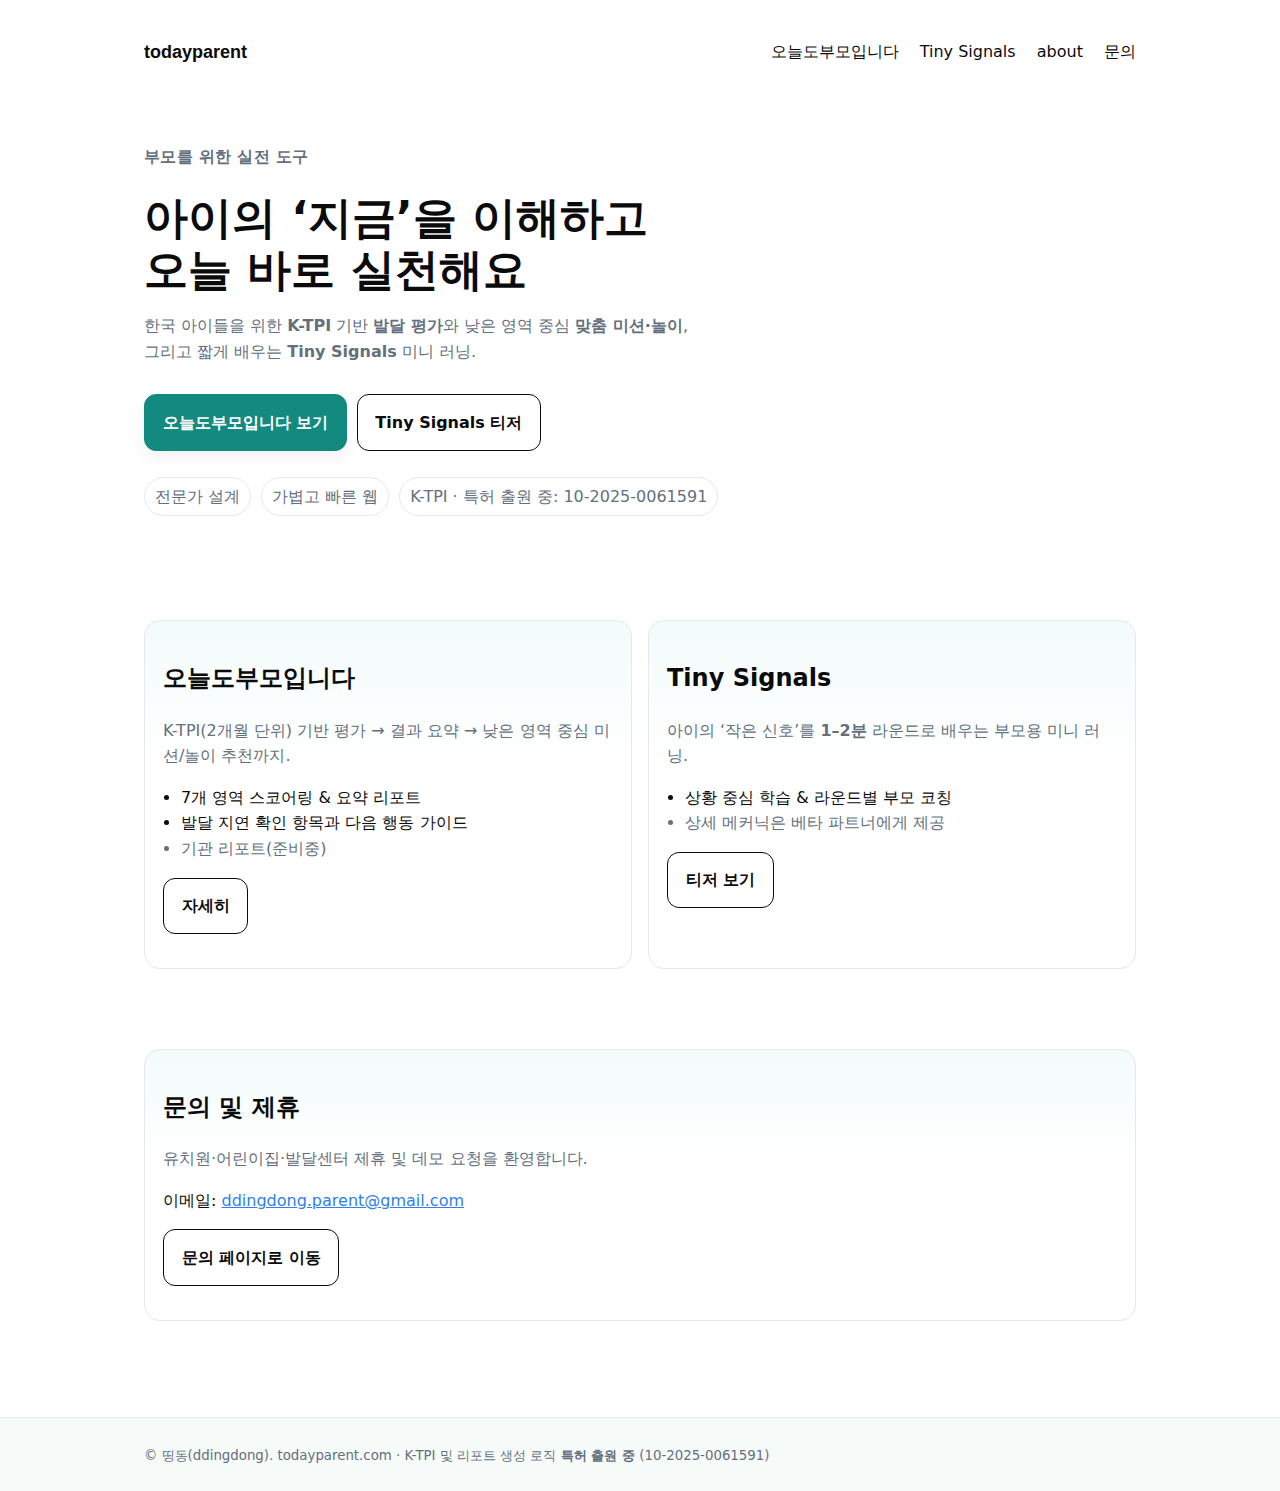
<file: index.html>
<!doctype html>
<html lang="ko">
<head>
  <meta name="robots" content="index,follow">
  <meta name="google-site-verification" content="27SlfM5HC3be_G6NOpvleOquFT7HBaKtBmSiuVesyNM" />
  <meta name="naver-site-verification" content="4e0f2d4b91623ce8c561d5138b775ad0550a4434" />
  <meta charset="utf-8">
  <meta name="viewport" content="width=device-width, initial-scale=1">


  <title>오늘도부모입니다 · todayparent (띵동)</title>
  <meta name="description" content="K-TPI 기반 발달 평가와 맞춤 미션, 그리고 Tiny Signals 미니 러닝. 아이의 ‘지금’을 이해하고 오늘 바로 실천하세요.">
  <link rel="canonical" href="https://www.todayparent.com/">

  <!-- Icons -->
  <link rel="icon" type="image/x-icon" href="/assets/favicon.ico">
  <link rel="apple-touch-icon" href="/assets/icon-180.png">

  <!-- Styles -->
  <link rel="preload" as="image" href="/assets/logo.svg" imagesrcset="/assets/logo.svg">
  <link rel="stylesheet" href="/css/style.css?v=6">

  <!-- Theming -->
  <meta name="theme-color" content="#128A7F">

  <!-- Open Graph / Twitter -->
  <meta property="og:title" content="todayparent · 띵동(ddingdong)">
  <meta property="og:description" content="K-TPI 기반 발달 평가와 맞춤 미션, Tiny Signals 미니 러닝.">
  <meta property="og:type" content="website">
  <meta property="og:url" content="https://www.todayparent.com/">
  <meta property="og:site_name" content="오늘도부모입니다 · todayparent">
  <meta property="og:image" content="/assets/og.jpg">
  <meta name="twitter:card" content="summary_large_image">

  <!-- 구조화 데이터(간단) -->
  <script type="application/ld+json">
  {
    "@context":"https://schema.org",
    "@type":"WebSite",
    "name":"todayparent",
    "alternateName": ["오늘도부모입니다", "띵동", "ddingdong", "Tiny Signals"],
    "url":"https://www.todayparent.com/",
    "publisher":{"@type":"Organization","name":"ddingdong"}
  }
  </script>
</head>
<body>
<div class="container">
  <nav aria-label="주요">
    <a class="logo" href="/" aria-label="todayparent 홈">
      <img src="/assets/logo.svg" alt="오늘도부모입니다 todayparent 로고" width="140" height="28" decoding="async">
    </a>
    <div class="links" role="menubar" aria-label="상단 메뉴">
      <a role="menuitem" href="/parents/index.html">오늘도부모입니다</a>
      <a role="menuitem" href="/tiny/index.html">Tiny Signals</a>
      <a role="menuitem" href="/about/index.html">about</a>
      <a role="menuitem" href="/contact/index.html">문의</a>
    </div>
  </nav>

  <header class="hero" id="main">
    <p class="kicker">부모를 위한 실전 도구</p>
    <h1>아이의 ‘지금’을 이해하고<br>오늘 바로 실천해요</h1>
    <p>
      한국 아이들을 위한 <b>K-TPI</b> 기반 <b>발달 평가</b>와 낮은 영역 중심 <b>맞춤 미션·놀이</b>,<br>
      그리고 짧게 배우는 <b>Tiny Signals</b> 미니 러닝.
    </p>
    <div class="cta">
      <a class="btn primary" href="/parents/index.html">오늘도부모입니다 보기</a>
      <a class="btn" href="/tiny/index.html">Tiny Signals 티저</a>
    </div>
    <div class="badges" aria-label="특징">
      <span class="badge">전문가 설계</span>
      <span class="badge">가볍고 빠른 웹</span>
      <span class="badge">K-TPI · 특허 출원 중: 10-2025-0061591</span>
    </div>
  </header>

  <section aria-labelledby="s-parents">
    <div class="grid">
      <article class="card">
        <h2 id="s-parents">오늘도부모입니다</h2>
        <p class="muted">K-TPI(2개월 단위) 기반 평가 → 결과 요약 → 낮은 영역 중심 미션/놀이 추천까지.</p>
        <ul class="clean">
          <li>7개 영역 스코어링 & 요약 리포트</li>
          <li>발달 지연 확인 항목과 다음 행동 가이드</li>
          <li class="muted">기관 리포트(준비중)</li>
        </ul>
        <p><a class="btn" href="/parents/index.html">자세히</a></p>
      </article>

      <article class="card">
        <h2>Tiny Signals</h2>
        <p class="muted">아이의 ‘작은 신호’를 <b>1–2분</b> 라운드로 배우는 부모용 미니 러닝.</p>
        <ul class="clean">
          <li>상황 중심 학습 & 라운드별 부모 코칭</li>
          <li class="muted">상세 메커닉은 베타 파트너에게 제공</li>
        </ul>
        <p><a class="btn" href="/tiny/index.html">티저 보기</a></p>
      </article>
    </div>
  </section>

  <section id="contact" aria-labelledby="s-contact">
    <div class="card">
      <h2 id="s-contact">문의 및 제휴</h2>
      <p class="muted">유치원·어린이집·발달센터 제휴 및 데모 요청을 환영합니다.</p>
      <p>이메일: <a href="mailto:ddingdong.parent@gmail.com" rel="noopener">ddingdong.parent@gmail.com</a></p>
      <p><a class="btn" href="/contact/index.html">문의 페이지로 이동</a></p>
    </div>
  </section>
</div>

<footer class="footer">
  <div class="container">
    <small>© 띵동(ddingdong). todayparent.com · K-TPI 및 리포트 생성 로직 <b>특허 출원 중</b> (10-2025-0061591)</small>
  </div>
</footer>

<noscript><style>
  body{font-family:system-ui,Arial,sans-serif;margin:0}
  .container{max-width:1040px;margin:0 auto;padding:24px}
</style></noscript>
</body>
</html>
</file>
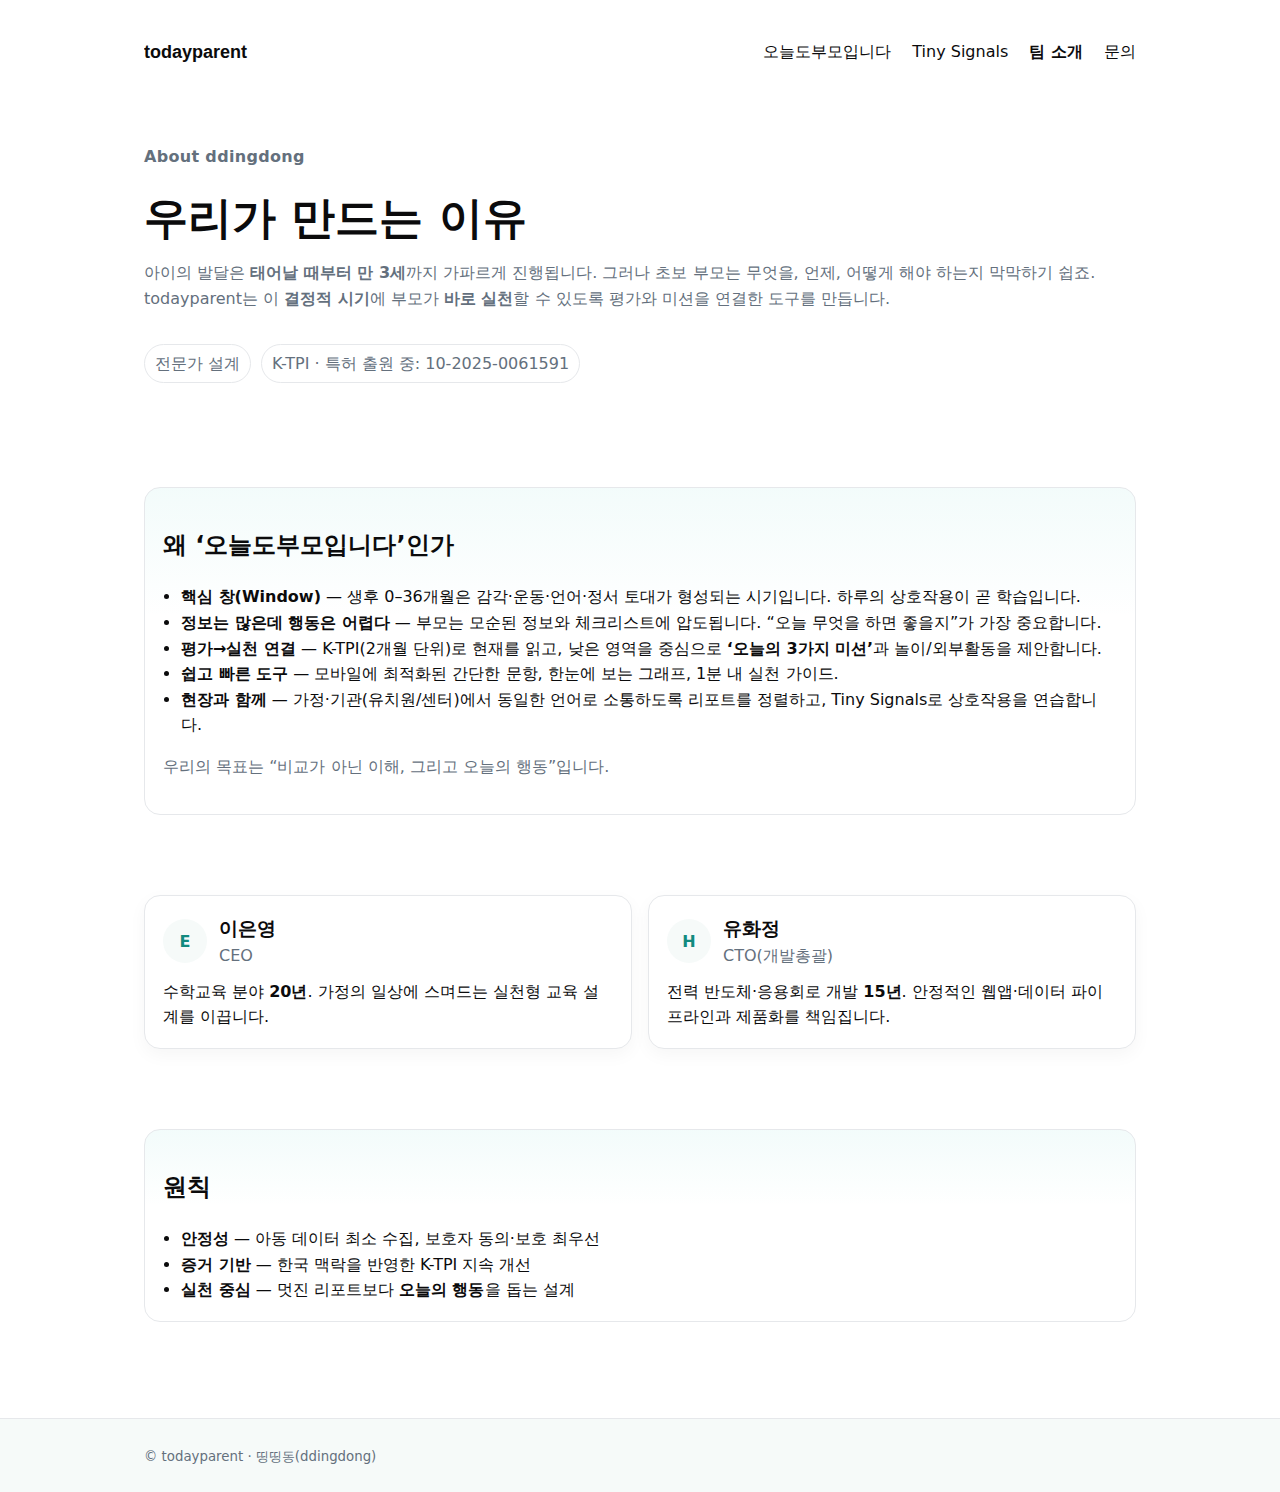
<file: about/index.html>
<!doctype html>
<html lang="ko">
<head>
  <meta charset="utf-8">
  <meta name="viewport" content="width=device-width, initial-scale=1">
  <title>팀 소개 · todayparent</title>
  <meta name="description" content="딩동(todayparent) 팀 소개 — CEO 이은영, CTO(개발총괄) 유화정. 우리가 ‘오늘도부모입니다’를 만드는 이유.">
  <link rel="canonical" href="https://www.todayparent.com/about/">

  <link rel="icon" type="image/x-icon" href="/assets/favicon.ico">
  <link rel="apple-touch-icon" href="/assets/icon-180.png">
  <link rel="preload" as="image" href="/assets/logo.svg">
  <link rel="stylesheet" href="/css/style.css?v=8">
  <meta name="theme-color" content="#128A7F">

  <!-- Open Graph -->
  <meta property="og:title" content="팀 소개 · todayparent">
  <meta property="og:description" content="0–36개월, 가장 중요한 시기에 부모가 바로 실천하도록 돕습니다.">
  <meta property="og:type" content="website">
  <meta property="og:url" content="https://www.todayparent.com/about/">
  <meta property="og:image" content="/assets/og.jpg">

  <!-- 구조화 데이터(간단) -->
  <script type="application/ld+json">
  {
    "@context":"https://schema.org",
    "@type":"AboutPage",
    "name":"팀 소개",
    "url":"https://www.todayparent.com/about/",
    "isPartOf":{"@type":"WebSite","name":"todayparent"},
    "publisher":{"@type":"Organization","name":"ddingdong"}
  }
  </script>

  <!-- 팀 카드(사진 없이) 전용 스타일 -->
  <style>
    .team-grid{display:grid;gap:16px;grid-template-columns:repeat(auto-fit,minmax(280px,1fr))}
    .member-card{border:1px solid var(--line);border-radius:var(--radius);background:#fff;
      padding:18px; box-shadow:0 6px 18px rgba(0,0,0,.04)}
    .member-header{display:flex;align-items:center;gap:12px}
    .circle{width:44px;height:44px;border-radius:50%;display:grid;place-items:center;
      background:var(--bg-soft);color:var(--brand-ink);font-weight:800}
    .member-name{margin:0;font-weight:800}
    .member-role{margin:0;color:var(--muted)}
    .member-brief{margin:.6rem 0 0}
  </style>
</head>
<body>
<a href="/" class="sr-only" aria-label="홈으로">홈으로</a>

<div class="container">
  <nav aria-label="주요">
    <a class="logo" href="/" aria-label="todayparent 홈">
      <img src="/assets/logo.svg" width="140" height="28" alt="" decoding="async">
    </a>
    <div class="links" role="menubar" aria-label="상단 메뉴">
      <a role="menuitem" href="/parents/">오늘도부모입니다</a>
      <a role="menuitem" href="/tiny/">Tiny Signals</a>
      <a role="menuitem" href="/about/" aria-current="page">팀 소개</a>
      <a role="menuitem" href="/contact/">문의</a>
    </div>
  </nav>

  <header class="hero" id="main">
    <p class="kicker">About ddingdong</p>
    <h1>우리가 만드는 이유</h1>
    <p>
      아이의 발달은 <b>태어날 때부터 만 3세</b>까지 가파르게 진행됩니다.  
      그러나 초보 부모는 무엇을, 언제, 어떻게 해야 하는지 막막하기 쉽죠.  
      todayparent는 이 <b>결정적 시기</b>에 부모가 <b>바로 실천</b>할 수 있도록
      평가와 미션을 연결한 도구를 만듭니다.
    </p>
    <div class="badges">
      <span class="badge">전문가 설계</span>
      <span class="badge">K-TPI · 특허 출원 중: 10-2025-0061591</span>
    </div>
  </header>

  <!-- 미션/취지 -->
  <section aria-labelledby="purpose">
    <div class="card">
      <h2 id="purpose">왜 ‘오늘도부모입니다’인가</h2>
      <ul class="clean">
        <li><b>핵심 창(Window)</b> — 생후 0–36개월은 감각·운동·언어·정서 토대가 형성되는 시기입니다. 하루의 상호작용이 곧 학습입니다.</li>
        <li><b>정보는 많은데 행동은 어렵다</b> — 부모는 모순된 정보와 체크리스트에 압도됩니다. “오늘 무엇을 하면 좋을지”가 가장 중요합니다.</li>
        <li><b>평가→실천 연결</b> — K-TPI(2개월 단위)로 현재를 읽고, 낮은 영역을 중심으로 <b>‘오늘의 3가지 미션’</b>과 놀이/외부활동을 제안합니다.</li>
        <li><b>쉽고 빠른 도구</b> — 모바일에 최적화된 간단한 문항, 한눈에 보는 그래프, 1분 내 실천 가이드.</li>
        <li><b>현장과 함께</b> — 가정·기관(유치원/센터)에서 동일한 언어로 소통하도록 리포트를 정렬하고, Tiny Signals로 상호작용을 연습합니다.</li>
      </ul>
      <p class="muted">우리의 목표는 “비교가 아닌 이해, 그리고 오늘의 행동”입니다.</p>
    </div>
  </section>

  <!-- 리더십 -->
  <section aria-labelledby="leadership">
    <h2 id="leadership" class="sr-only">리더십</h2>
    <div class="team-grid">
      <article class="member-card">
        <div class="member-header">
          <div class="circle">E</div>
          <div>
            <h3 class="member-name">이은영</h3>
            <p class="member-role">CEO</p>
          </div>
        </div>
        <p class="member-brief">수학교육 분야 <b>20년</b>. 가정의 일상에 스며드는 실천형 교육 설계를 이끕니다.</p>
      </article>

      <article class="member-card">
        <div class="member-header">
          <div class="circle">H</div>
          <div>
            <h3 class="member-name">유화정</h3>
            <p class="member-role">CTO(개발총괄)</p>
          </div>
        </div>
        <p class="member-brief">전력 반도체·응용회로 개발 <b>15년</b>. 안정적인 웹앱·데이터 파이프라인과 제품화를 책임집니다.</p>
      </article>
    </div>
  </section>

  <!-- 원칙 -->
  <section aria-labelledby="values">
    <div class="card">
      <h2 id="values">원칙</h2>
      <ul class="clean">
        <li><b>안정성</b> — 아동 데이터 최소 수집, 보호자 동의·보호 최우선</li>
        <li><b>증거 기반</b> — 한국 맥락을 반영한 K-TPI 지속 개선</li>
        <li><b>실천 중심</b> — 멋진 리포트보다 <b>오늘의 행동</b>을 돕는 설계</li>
      </ul>
    </div>
  </section>
</div>

<footer class="footer">
  <div class="container">
    <small>© todayparent · 띵띵동(ddingdong)</small>
  </div>
</footer>

<noscript><style>
  body{font-family:system-ui,Arial,sans-serif;margin:0}
  .container{max-width:1040px;margin:0 auto;padding:24px}
</style></noscript>
</body>
</html>
</file>
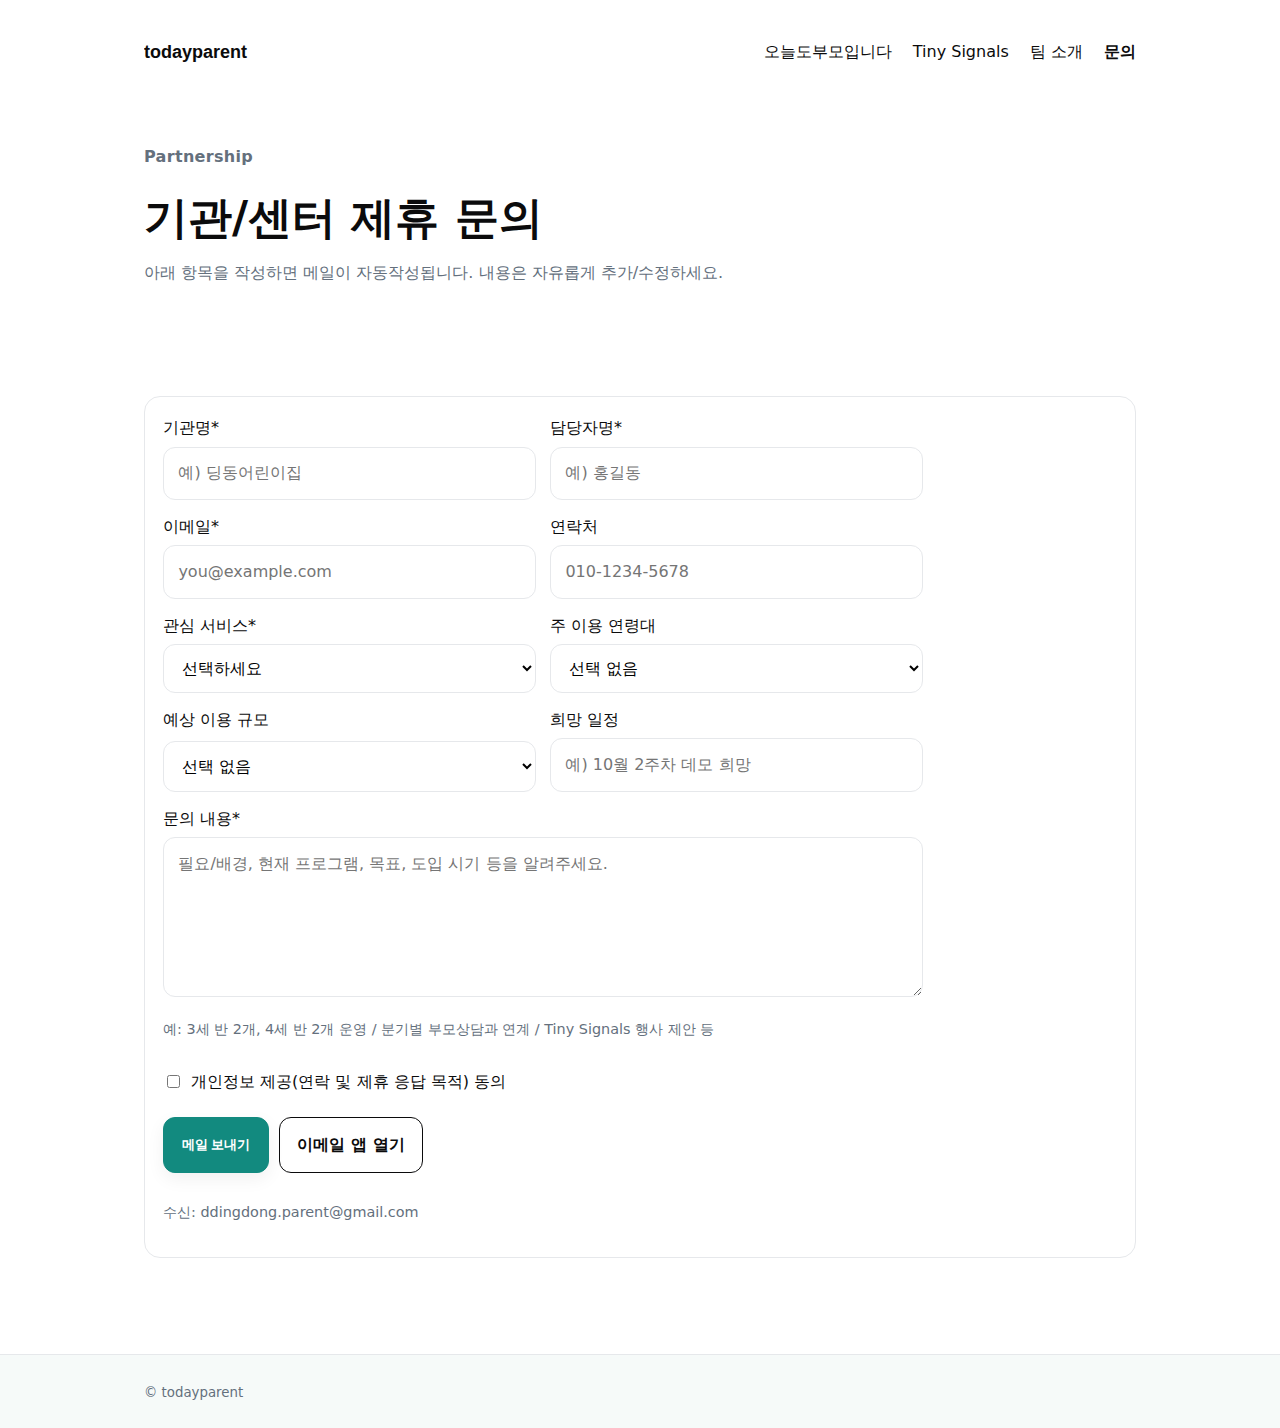
<file: contact/index.html>
<!doctype html>
<html lang="ko">
<head>
  <meta charset="utf-8">
  <meta name="viewport" content="width=device-width, initial-scale=1">
  <title>제휴 문의 · todayparent</title>
  <meta name="description" content="기관/센터 제휴 및 데모 요청을 위한 문의 양식.">
  <link rel="icon" href="/assets/favicon.ico">
  <link rel="stylesheet" href="/css/style.css">
  <style>
    /* 폼 보조 스타일 */
    form{display:grid;gap:14px;max-width:760px}
    .field{display:grid;gap:6px}
    .row{display:grid;gap:14px;grid-template-columns:repeat(auto-fit,minmax(220px,1fr))}
    input,select,textarea{
      font:inherit;padding:.8rem .9rem;border:1px solid var(--line);border-radius:12px;background:#fff
    }
    textarea{min-height:160px;resize:vertical}
    .hint{font-size:.9rem;color:var(--muted)}
    .card.form{background:#fff}
    .hidden{position:absolute;left:-9999px}
    @media (max-width: 560px){
      form{ gap:12px; }
      .row{ grid-template-columns:1fr; gap:10px; }
      input,select,textarea{ font-size:16px; } /* iOS 확대 방지 */
    }
  </style>
</head>
<body>
<div class="container">
  <nav>
    <a class="logo" href="/"><img src="/assets/logo.svg" width="140" height="28" alt=""></a>
    <div class="links">
      <a href="/parents/">오늘도부모입니다</a>
      <a href="/tiny/">Tiny Signals</a>
      <a href="/about/">팀 소개</a>
      <a href="/contact/" aria-current="page">문의</a>
    </div>
  </nav>

  <header class="hero">
    <p class="kicker">Partnership</p>
    <h1>기관/센터 제휴 문의</h1>
    <p class="muted">아래 항목을 작성하면 메일이 자동작성됩니다. 내용은 자유롭게 추가/수정하세요.</p>
  </header>

  <section>
    <div class="card form">
      <form id="contactForm">
        <!-- 스팸 방지(봇용) -->
        <input class="hidden" type="text" name="website" autocomplete="off">

        <div class="row">
          <div class="field">
            <label for="org">기관명*</label>
            <input id="org" name="기관명" required placeholder="예) 딩동어린이집">
          </div>
          <div class="field">
            <label for="person">담당자명*</label>
            <input id="person" name="담당자" required placeholder="예) 홍길동">
          </div>
        </div>

        <div class="row">
          <div class="field">
            <label for="email">이메일*</label>
            <input id="email" name="이메일" type="email" required placeholder="you@example.com">
          </div>
          <div class="field">
            <label for="phone">연락처</label>
            <input id="phone" name="연락처" placeholder="010-1234-5678">
          </div>
        </div>

        <div class="row">
          <div class="field">
            <label for="interest">관심 서비스*</label>
            <select id="interest" name="관심 서비스" required>
              <option value="">선택하세요</option>
              <option>오늘도부모입니다</option>
              <option>Tiny Signals</option>
              <option>둘 다</option>
            </select>
          </div>
          <div class="field">
            <label for="age">주 이용 연령대</label>
            <select id="age" name="연령대">
              <option value="">선택 없음</option>
              <option>12–24개월</option>
              <option>24–36개월</option>
              <option>36–48개월</option>
              <option>48–60개월</option>
              <option>60개월+</option>
            </select>
          </div>
        </div>

        <div class="row">
          <div class="field">
            <label for="scale">예상 이용 규모</label>
            <select id="scale" name="규모">
              <option value="">선택 없음</option>
              <option>10명 이내</option>
              <option>11–30명</option>
              <option>31–100명</option>
              <option>100명+</option>
            </select>
          </div>
          <div class="field">
            <label for="when">희망 일정</label>
            <input id="when" name="희망 일정" type="text" placeholder="예) 10월 2주차 데모 희망">
          </div>
        </div>

        <div class="field">
          <label for="message">문의 내용*</label>
          <textarea id="message" name="문의 내용" required placeholder="필요/배경, 현재 프로그램, 목표, 도입 시기 등을 알려주세요."></textarea>
          <p class="hint">예: 3세 반 2개, 4세 반 2개 운영 / 분기별 부모상담과 연계 / Tiny Signals 행사 제안 등</p>
        </div>

        <label style="display:flex;gap:8px;align-items:center">
          <input type="checkbox" id="agree" required>
          개인정보 제공(연락 및 제휴 응답 목적) 동의
        </label>

        <div class="cta">
          <button class="btn primary" type="submit">메일 보내기</button>
          <a class="btn" href="mailto:ddingdong.parent@gmail.com">이메일 앱 열기</a>
        </div>
        <p class="hint">수신: ddingdong.parent@gmail.com</p>
      </form>
    </div>
  </section>
</div>

<footer class="footer"><div class="container"><small>© todayparent</small></div></footer>

<script>
  const form = document.getElementById('contactForm');
  form.addEventListener('submit', (e) => {
    e.preventDefault();

    // 봇 필드(숨김)에 값이 있으면 중단
    if (form.website && form.website.value) return;

    const entries = new FormData(form);
    const get = (k) => (entries.get(k) || '').toString().trim();

    const subject = `[제휴문의] ${get('기관명')} · ${get('관심 서비스')}`;
    const lines = [];
    for (const [key, val] of entries.entries()) {
      if (key === 'website') continue;
      lines.push(`${key}: ${val}`);
    }
    const body = encodeURIComponent(lines.join('\n'));

    // 메일to로 열기
    const mailto = `mailto:ddingdong.parent@gmail.com?subject=${encodeURIComponent(subject)}&body=${body}`;
    window.location.href = mailto;
  });
</script>
</body>
</html>
</file>
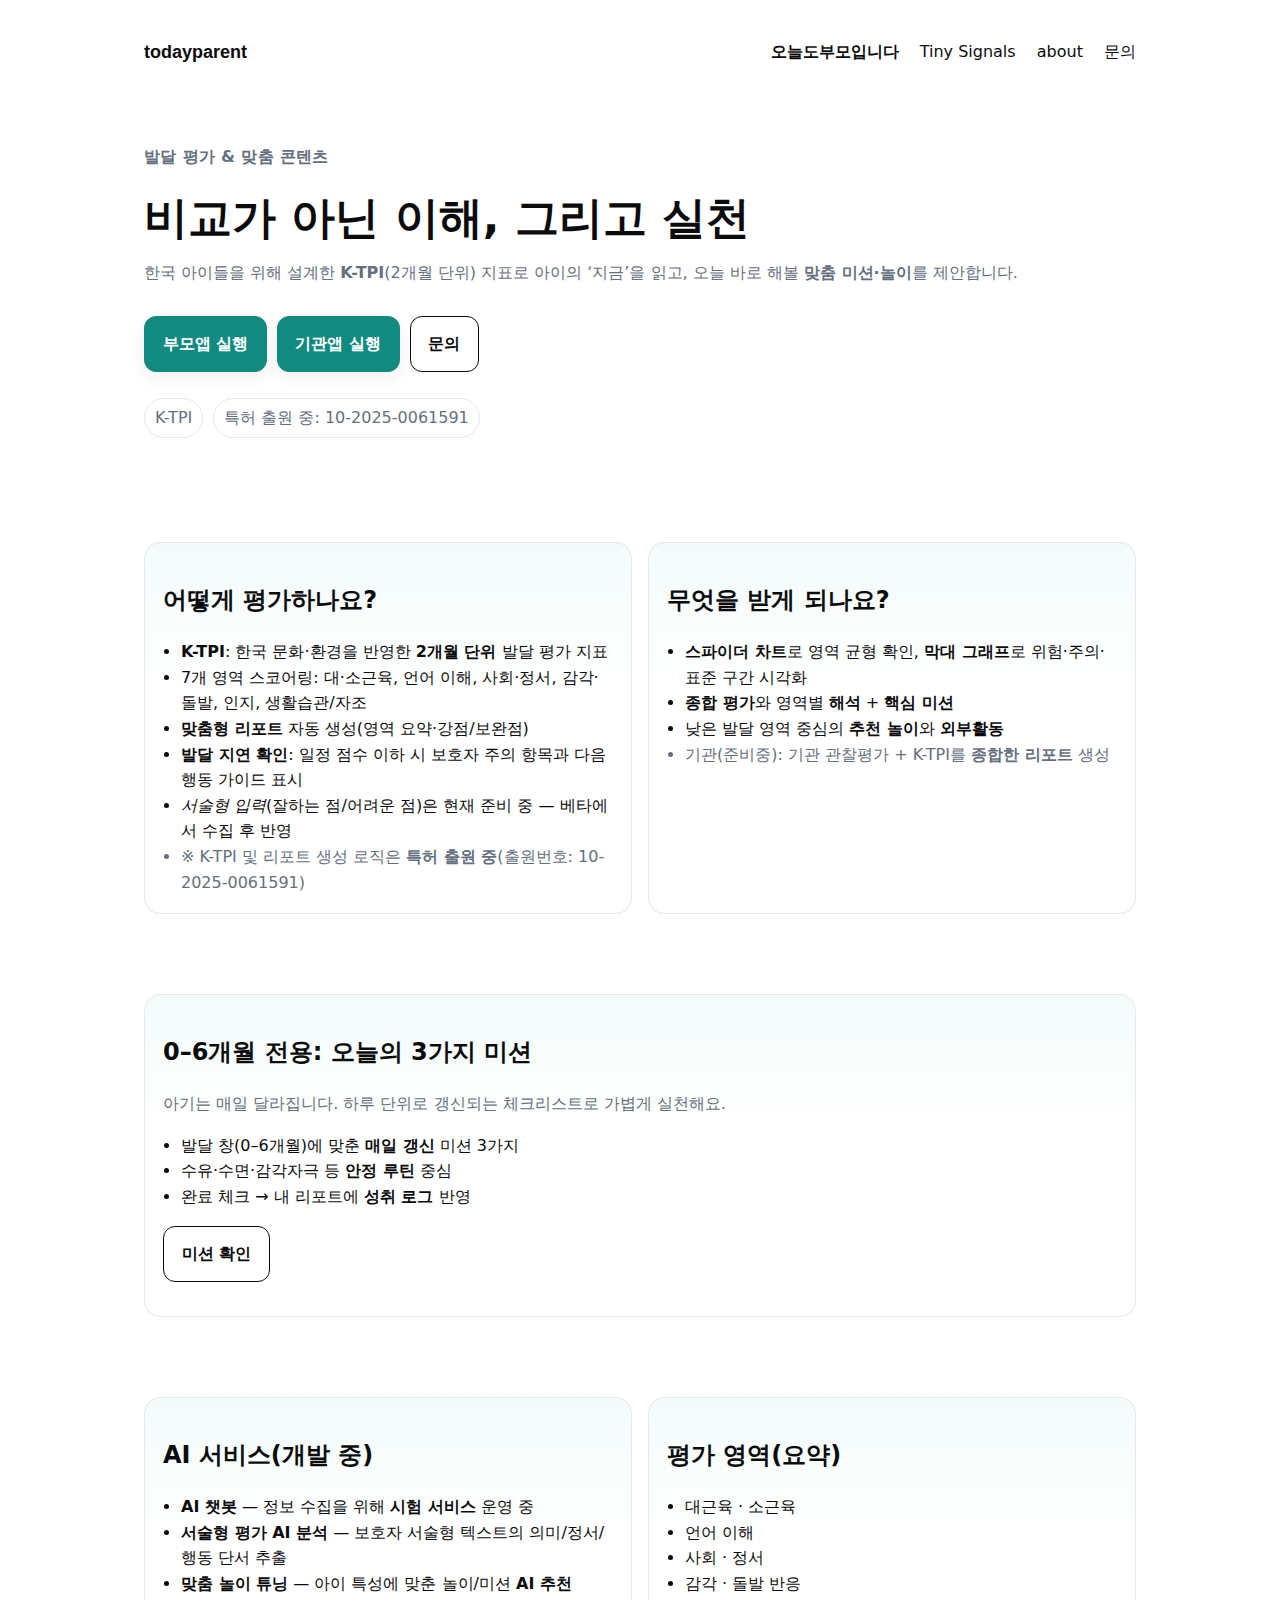
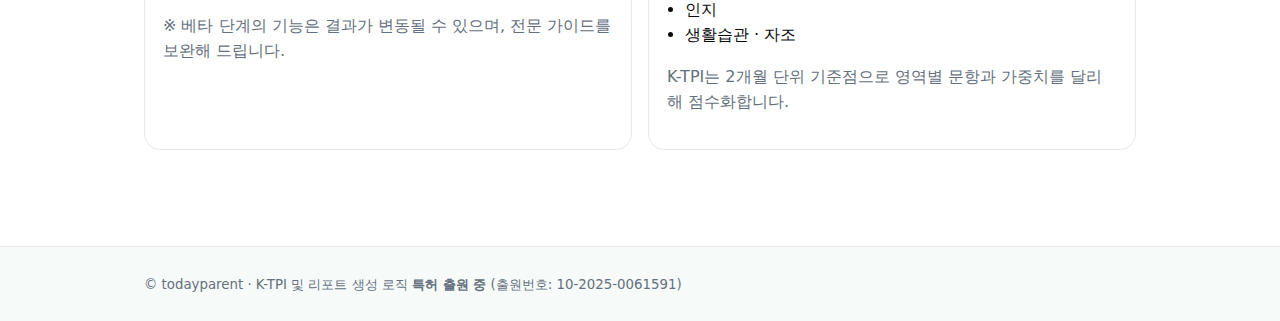
<file: parents/index.html>
<!doctype html>
<html lang="ko">
<head>
  <meta charset="utf-8">
  <meta name="viewport" content="width=device-width, initial-scale=1">

  <title>오늘도부모입니다 · todayparent</title>
  <meta name="description" content="K-TPI(2개월 단위) 기반 발달 평가와 맞춤 리포트, 오늘의 3가지 미션을 제공합니다.">
  <link rel="canonical" href="https://www.todayparent.com/parents/">

  <!-- Icons -->
  <link rel="icon" type="image/x-icon" href="/assets/favicon.ico">
  <link rel="apple-touch-icon" href="/assets/icon-180.png">

  <!-- Styles -->
  <link rel="preload" as="image" href="/assets/logo.svg" imagesrcset="/assets/logo.svg">
  <link rel="stylesheet" href="/css/style.css?v=5">

  <!-- Theme -->
  <meta name="theme-color" content="#128A7F">

  <!-- Open Graph -->
  <meta property="og:title" content="오늘도부모입니다 · todayparent">
  <meta property="og:description" content="K-TPI 기반 발달 평가, 스파이더/바 그래프 리포트, 오늘의 3가지 미션. (특허 출원: 10-2025-0061591)">
  <meta property="og:type" content="website">
  <meta property="og:url" content="https://www.todayparent.com/parents/">
  <meta property="og:image" content="/assets/og.jpg">
  <meta name="twitter:card" content="summary_large_image">

  <!-- 구조화 데이터 -->
  <script type="application/ld+json">
  {
    "@context":"https://schema.org",
    "@type":"WebPage",
    "name":"오늘도부모입니다",
    "url":"https://www.todayparent.com/parents/",
    "about":{"@type":"Thing","name":"K-TPI 기반 영유아 발달 평가 및 맞춤 미션"},
    "isPartOf":{"@type":"CreativeWork","name":"K-TPI 및 리포트 생성 로직","identifier":"KR-10-2025-0061591","description":"특허 출원 중"}
  }
  </script>
</head>
<body>
<a href="/" class="sr-only" aria-label="홈으로">홈으로</a>

<div class="container">
  <nav aria-label="주요">
    <a class="logo" href="/" aria-label="todayparent 홈">
      <img src="/assets/logo.svg" width="140" height="28" alt="" decoding="async">
    </a>
    <div class="links" role="menubar" aria-label="상단 메뉴">
      <a role="menuitem" href="/parents/index.html" aria-current="page">오늘도부모입니다</a>
      <a role="menuitem" href="/tiny/index.html">Tiny Signals</a>
      <a role="menuitem" href="/about/index.html">about</a>
      <a role="menuitem" href="/contact/index.html">문의</a>
    </div>
  </nav>

  <header class="hero" id="main">
    <p class="kicker">발달 평가 & 맞춤 콘텐츠</p>
    <h1>비교가 아닌 이해, 그리고 실천</h1>
    <p>
      한국 아이들을 위해 설계한 <b>K-TPI</b>(2개월 단위) 지표로 아이의 ‘지금’을 읽고,
      오늘 바로 해볼 <b>맞춤 미션·놀이</b>를 제안합니다.
    </p>
    <div class="cta">
      <a class="btn primary" href="https://todayparents.vercel.app/" target="_blank" rel="noopener noreferrer">부모앱 실행</a>
      <a class="btn primary" href="https://todayparent-center.vercel.app/" target="_blank" rel="noopener noreferrer">기관앱 실행</a>
      <a class="btn" href="/contact/index.html">문의</a>
    </div>
    <!-- 특허 출원 배지 -->
    <div class="badges" aria-label="상태">
      <span class="badge">K-TPI</span>
      <span class="badge">특허 출원 중: 10-2025-0061591</span>
    </div>
  </header>

  <!-- 1. 어떻게 평가하나요? -->
  <section aria-labelledby="how">
    <div class="grid">
      <article class="card">
        <h2 id="how">어떻게 평가하나요?</h2>
        <ul class="clean">
          <li><b>K-TPI</b>: 한국 문화·환경을 반영한 <b>2개월 단위</b> 발달 평가 지표</li>
          <li>7개 영역 스코어링: 대·소근육, 언어 이해, 사회·정서, 감각·돌발, 인지, 생활습관/자조</li>
          <li><b>맞춤형 리포트</b> 자동 생성(영역 요약·강점/보완점)</li>
          <li><b>발달 지연 확인</b>: 일정 점수 이하 시 보호자 주의 항목과 다음 행동 가이드 표시</li>
          <li><em>서술형 입력</em>(잘하는 점/어려운 점)은 현재 준비 중 — 베타에서 수집 후 반영</li>
          <li class="muted">※ K-TPI 및 리포트 생성 로직은 <b>특허 출원 중</b>(출원번호: 10-2025-0061591)</li>
        </ul>
      </article>

      <!-- 2. 무엇을 받게 되나요? -->
      <article class="card">
        <h2>무엇을 받게 되나요?</h2>
        <ul class="clean">
          <li><b>스파이더 차트</b>로 영역 균형 확인, <b>막대 그래프</b>로 위험·주의·표준 구간 시각화</li>
          <li><b>종합 평가</b>와 영역별 <b>해석</b> + <b>핵심 미션</b></li>
          <li>낮은 발달 영역 중심의 <b>추천 놀이</b>와 <b>외부활동</b></li>
          <li class="muted">기관(준비중): 기관 관찰평가 + K-TPI를 <b>종합한 리포트</b> 생성</li>
        </ul>
      </article>
    </div>
  </section>

  <!-- 3. 0~6개월 오늘의 3가지 미션 -->
  <section aria-labelledby="daily">
    <div class="card">
      <h2 id="daily">0–6개월 전용: 오늘의 3가지 미션</h2>
      <p class="muted">아기는 매일 달라집니다. 하루 단위로 갱신되는 체크리스트로 가볍게 실천해요.</p>
      <ul class="clean">
        <li>발달 창(0–6개월)에 맞춘 <b>매일 갱신</b> 미션 3가지</li>
        <li>수유·수면·감각자극 등 <b>안정 루틴</b> 중심</li>
        <li>완료 체크 → 내 리포트에 <b>성취 로그</b> 반영</li>
      </ul>
      <p><a class="btn" href="https://todayparents.vercel.app/" target="_blank" rel="noopener">미션 확인</a></p>
    </div>
  </section>

  <!-- 4. AI 서비스 로드맵 -->
  <section aria-labelledby="ai">
    <div class="grid">
      <article class="card">
        <h2 id="ai">AI 서비스(개발 중)</h2>
        <ul class="clean">
          <li><b>AI 챗봇</b> — 정보 수집을 위해 <b>시험 서비스</b> 운영 중</li>
          <li><b>서술형 평가 AI 분석</b> — 보호자 서술형 텍스트의 의미/정서/행동 단서 추출</li>
          <li><b>맞춤 놀이 튜닝</b> — 아이 특성에 맞춘 놀이/미션 <b>AI 추천</b></li>
        </ul>
        <p class="muted">※ 베타 단계의 기능은 결과가 변동될 수 있으며, 전문 가이드를 보완해 드립니다.</p>
      </article>

      <article class="card">
        <h2>평가 영역(요약)</h2>
        <ul class="clean">
          <li>대근육 · 소근육</li>
          <li>언어 이해</li>
          <li>사회 · 정서</li>
          <li>감각 · 돌발 반응</li>
          <li>인지</li>
          <li>생활습관 · 자조</li>
        </ul>
        <p class="muted">K-TPI는 2개월 단위 기준점으로 영역별 문항과 가중치를 달리해 점수화합니다.</p>
      </article>
    </div>
  </section>
</div>

<footer class="footer">
  <div class="container">
    <small>© todayparent · K-TPI 및 리포트 생성 로직 <b>특허 출원 중</b> (출원번호: 10-2025-0061591)</small>
  </div>
</footer>

<noscript><style>
  body{font-family:system-ui,Arial,sans-serif;margin:0}
  .container{max-width:1040px;margin:0 auto;padding:24px}
</style></noscript>
</body>
</html>
</file>
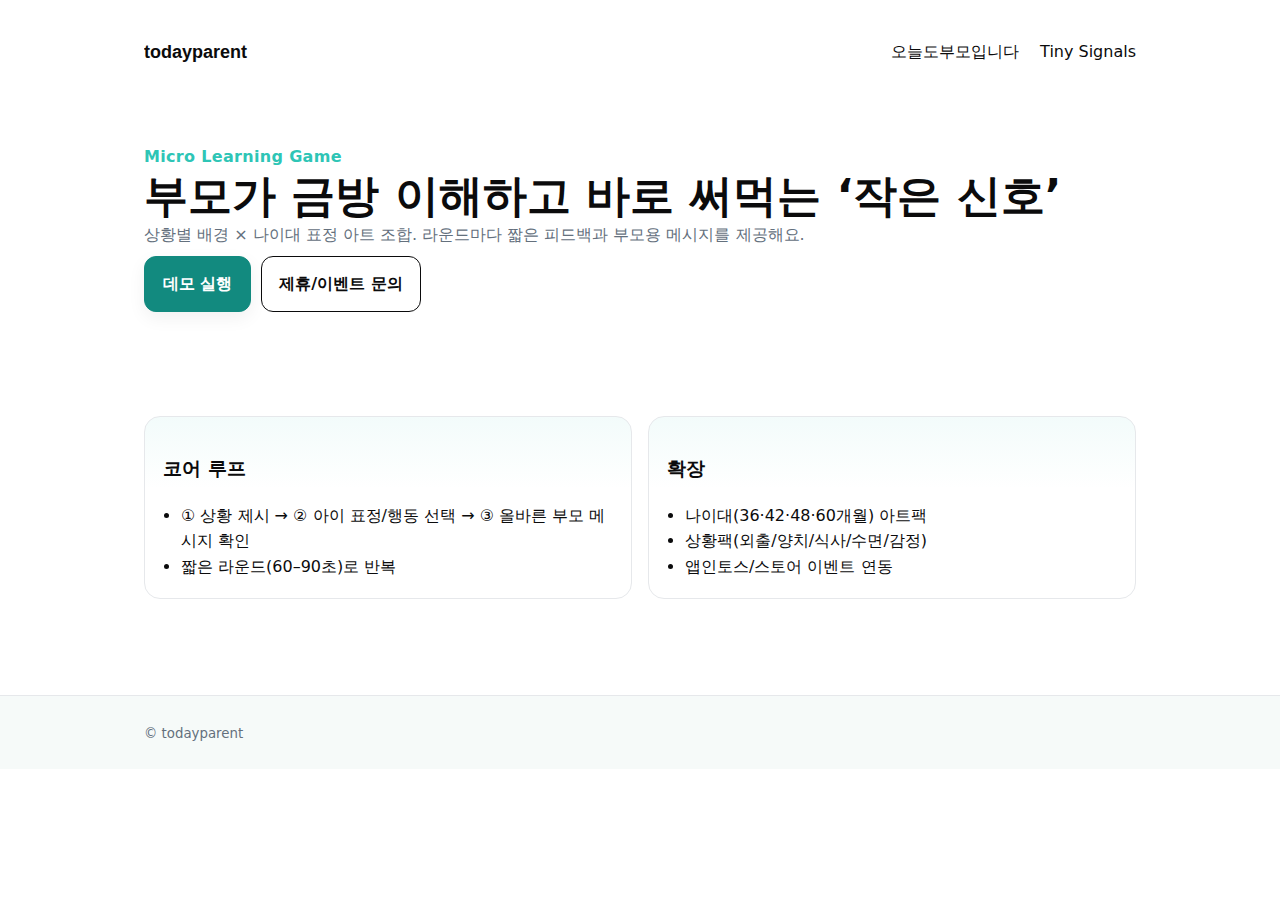
<file: tiny/index.html>
<!doctype html>
<html lang="ko">
<head>
<meta charset="utf-8">
<meta name="viewport" content="width=device-width, initial-scale=1">
<title>Tiny Signals · todayparent</title>
<meta name="description" content="발달 신호를 게임처럼 익히는 초간단 라운드형 학습.">
<link rel="icon" href="/assets/favicon.ico">
<link rel="stylesheet" href="/css/style.css">
</head>
<body>
<div class="container">
  <nav>
    <a class="logo" href="/"><img src="/assets/logo.svg" width="140" height="28" alt=""></a>
    <div class="links">
      <a href="/parents/">오늘도부모입니다</a>
      <a href="/tiny/">Tiny Signals</a>
    </div>
  </nav>

  <header class="hero">
    <div>
      <div class="kicker">Micro Learning Game</div>
      <h1>부모가 금방 이해하고 바로 써먹는 ‘작은 신호’</h1>
      <p>상황별 배경 × 나이대 표정 아트 조합. 라운드마다 짧은 피드백과 부모용 메시지를 제공해요.</p>
      <div class="cta">
        <!-- TODO: 게임 데모 링크로 교체 -->
        <a class="btn primary" href="https://YOUR-GAME-LINK" target="_blank" rel="noopener">데모 실행</a>
        <a class="btn" href="/#contact">제휴/이벤트 문의</a>
      </div>
    </div>
  </header>

  <section>
    <div class="grid">
      <article class="card">
        <h3>코어 루프</h3>
        <ul class="clean">
          <li>① 상황 제시 → ② 아이 표정/행동 선택 → ③ 올바른 부모 메시지 확인</li>
          <li>짧은 라운드(60–90초)로 반복</li>
        </ul>
      </article>
      <article class="card">
        <h3>확장</h3>
        <ul class="clean">
          <li>나이대(36·42·48·60개월) 아트팩</li>
          <li>상황팩(외출/양치/식사/수면/감정)</li>
          <li>앱인토스/스토어 이벤트 연동</li>
        </ul>
      </article>
    </div>
  </section>
</div>
<footer class="footer"><div class="container"><small>© todayparent</small></div></footer>
</body>
</html>
</file>
<file: css/style.css>
:root{
  /* === Brand (A안) === */
  --brand:#2EC5B6;          /* 기본 포인트 */
  --brand-ink:#128A7F;      /* 진한 버튼/헤더 */
  --accent:#2F80ED;         /* 링크/강조 */

  --ink:#0B0B0C;            /* 본문 글자 */
  --muted:#64707D;          /* 보조글 */
  --line:#E6E8EB;           /* 구분선 */
  --bg:#FFFFFF;
  --bg-soft:#F6FAF9;        /* 카드/섹션 배경 */

  --radius:16px;
  --shadow:0 6px 18px rgba(0,0,0,.06);
  --space:24px;
}

*{box-sizing:border-box}
html,body{margin:0;padding:0}
img{max-width:100%;height:auto;display:block}

body{
  font-family:system-ui,-apple-system,Segoe UI,Roboto,Helvetica,Arial,sans-serif;
  color:var(--ink); background:var(--bg); line-height:1.6;
  -webkit-font-smoothing:antialiased; -moz-osx-font-smoothing:grayscale;
}

/* 레이아웃 */
.container{max-width:1040px;margin:0 auto;padding:var(--space)}
section{padding:40px 0}
.footer{border-top:1px solid var(--line);background:var(--bg-soft);margin-top:32px}

/* 네비 */
nav{display:flex;align-items:center;justify-content:space-between;padding:14px 0}
nav a.logo{display:flex;gap:10px;align-items:center;text-decoration:none;color:var(--ink);font-weight:700}
nav .links a{margin-left:16px;text-decoration:none;color:var(--ink)}
nav .links a:hover{color:var(--brand-ink)}
nav .links a[aria-current="page"]{font-weight:700}

/* 히어로 */
.hero{padding:64px 0;display:grid;gap:16px}
.hero h1{font-size:clamp(28px,5vw,44px);line-height:1.2;margin:0}
.hero p{color:var(--muted);margin:0 0 6px}
.kicker{color:var(--brand);font-weight:700;letter-spacing:.02em}

/* 버튼 */
.cta{display:flex;gap:10px;flex-wrap:wrap;margin-top:8px}
.btn{
  display:inline-block;
  padding:.9rem 1.1rem;
  border:1px solid var(--ink);
  border-radius:12px;
  text-decoration:none;
  color:var(--ink);
  font-weight:600;
  transition:transform .12s ease, box-shadow .12s ease, background .12s ease, color .12s ease, border-color .12s ease;
}
.btn:hover{transform:translateY(-1px)}
.btn.primary{
  background:var(--brand-ink);
  border-color:var(--brand-ink);
  color:#fff;
  box-shadow:var(--shadow);
}
.btn.primary:hover{filter:brightness(0.96)}

/* 카드/그리드 */
.grid{display:grid;gap:16px;grid-template-columns:repeat(auto-fit,minmax(280px,1fr))}
.card{
  border:1px solid var(--line);
  border-radius:var(--radius);
  padding:18px;
  background:linear-gradient(180deg,rgba(46,197,182,.06),transparent 40%),#fff;
}

/* 뱃지 */
.badges{display:flex;gap:10px;flex-wrap:wrap;margin-top:10px}
.badge{border:1px solid var(--line);border-radius:999px;padding:6px 10px;color:var(--muted)}

/* 링크 */
a{color:var(--accent)}
a:hover{color:var(--brand-ink)}
small,.muted{color:var(--muted)}
ul.clean{margin:0;padding-left:18px}

/* 접근성: 스킵 링크/포커스 */
.sr-only{position:absolute;left:-9999px;top:auto;width:1px;height:1px;overflow:hidden}
.sr-only:focus{position:static;width:auto;height:auto;padding:8px;border:1px dashed var(--brand);background:#fff}
:focus-visible{outline:2px solid var(--accent);outline-offset:2px}

/* 모션 민감도 */
@media (prefers-reduced-motion: reduce){
  *{transition:none !important}
}
</file>
